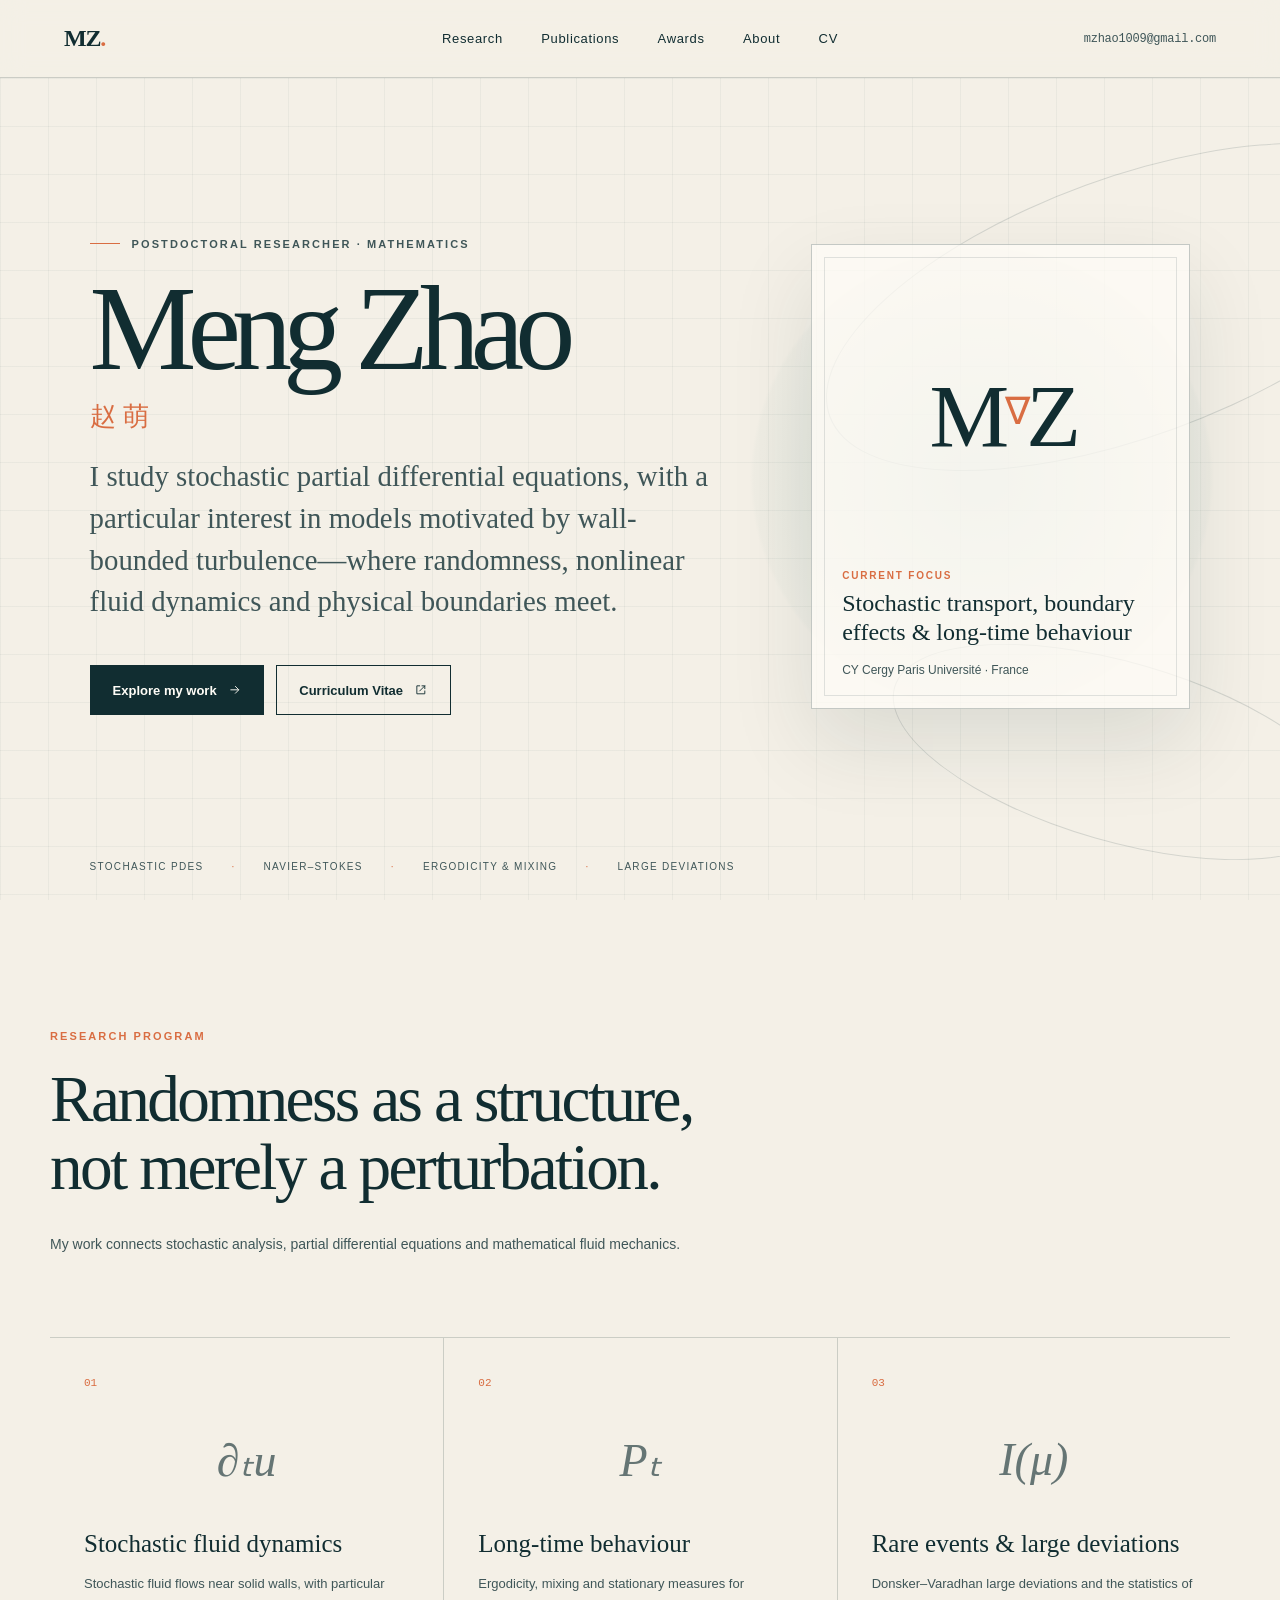
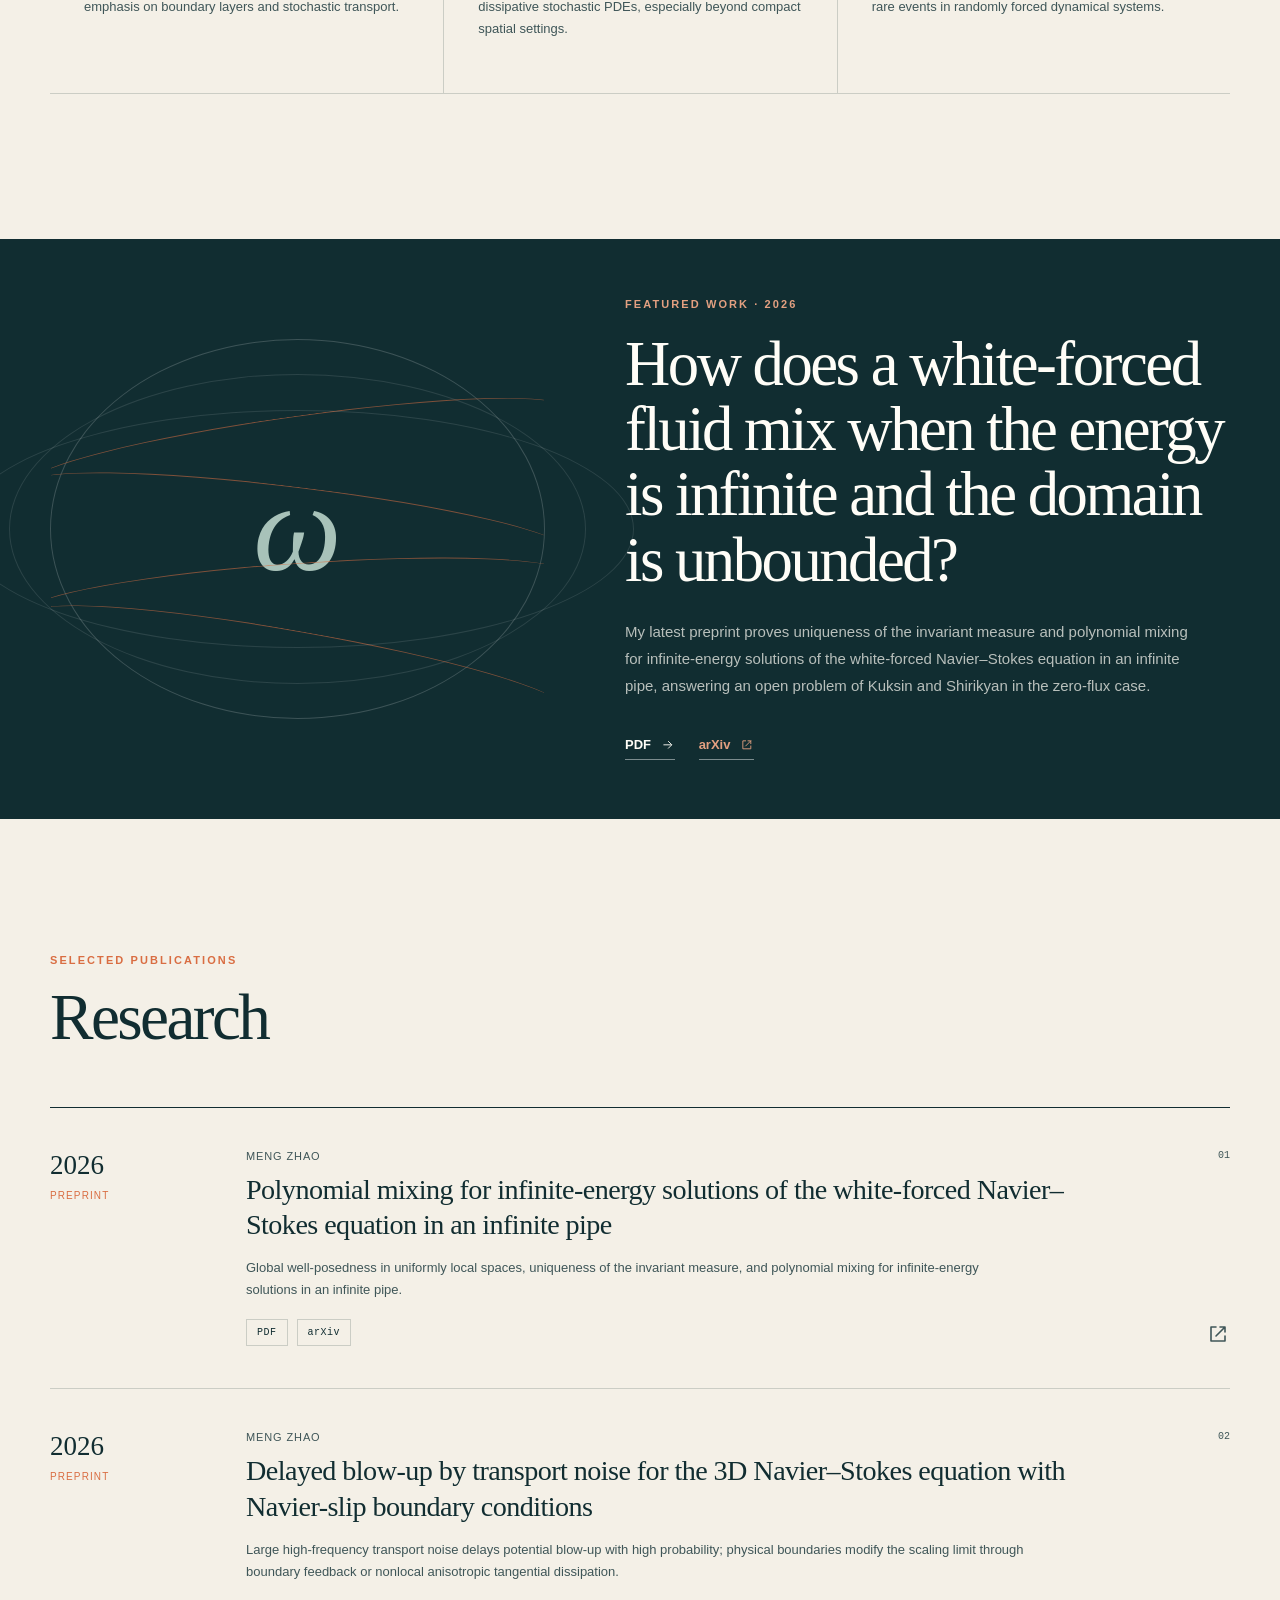
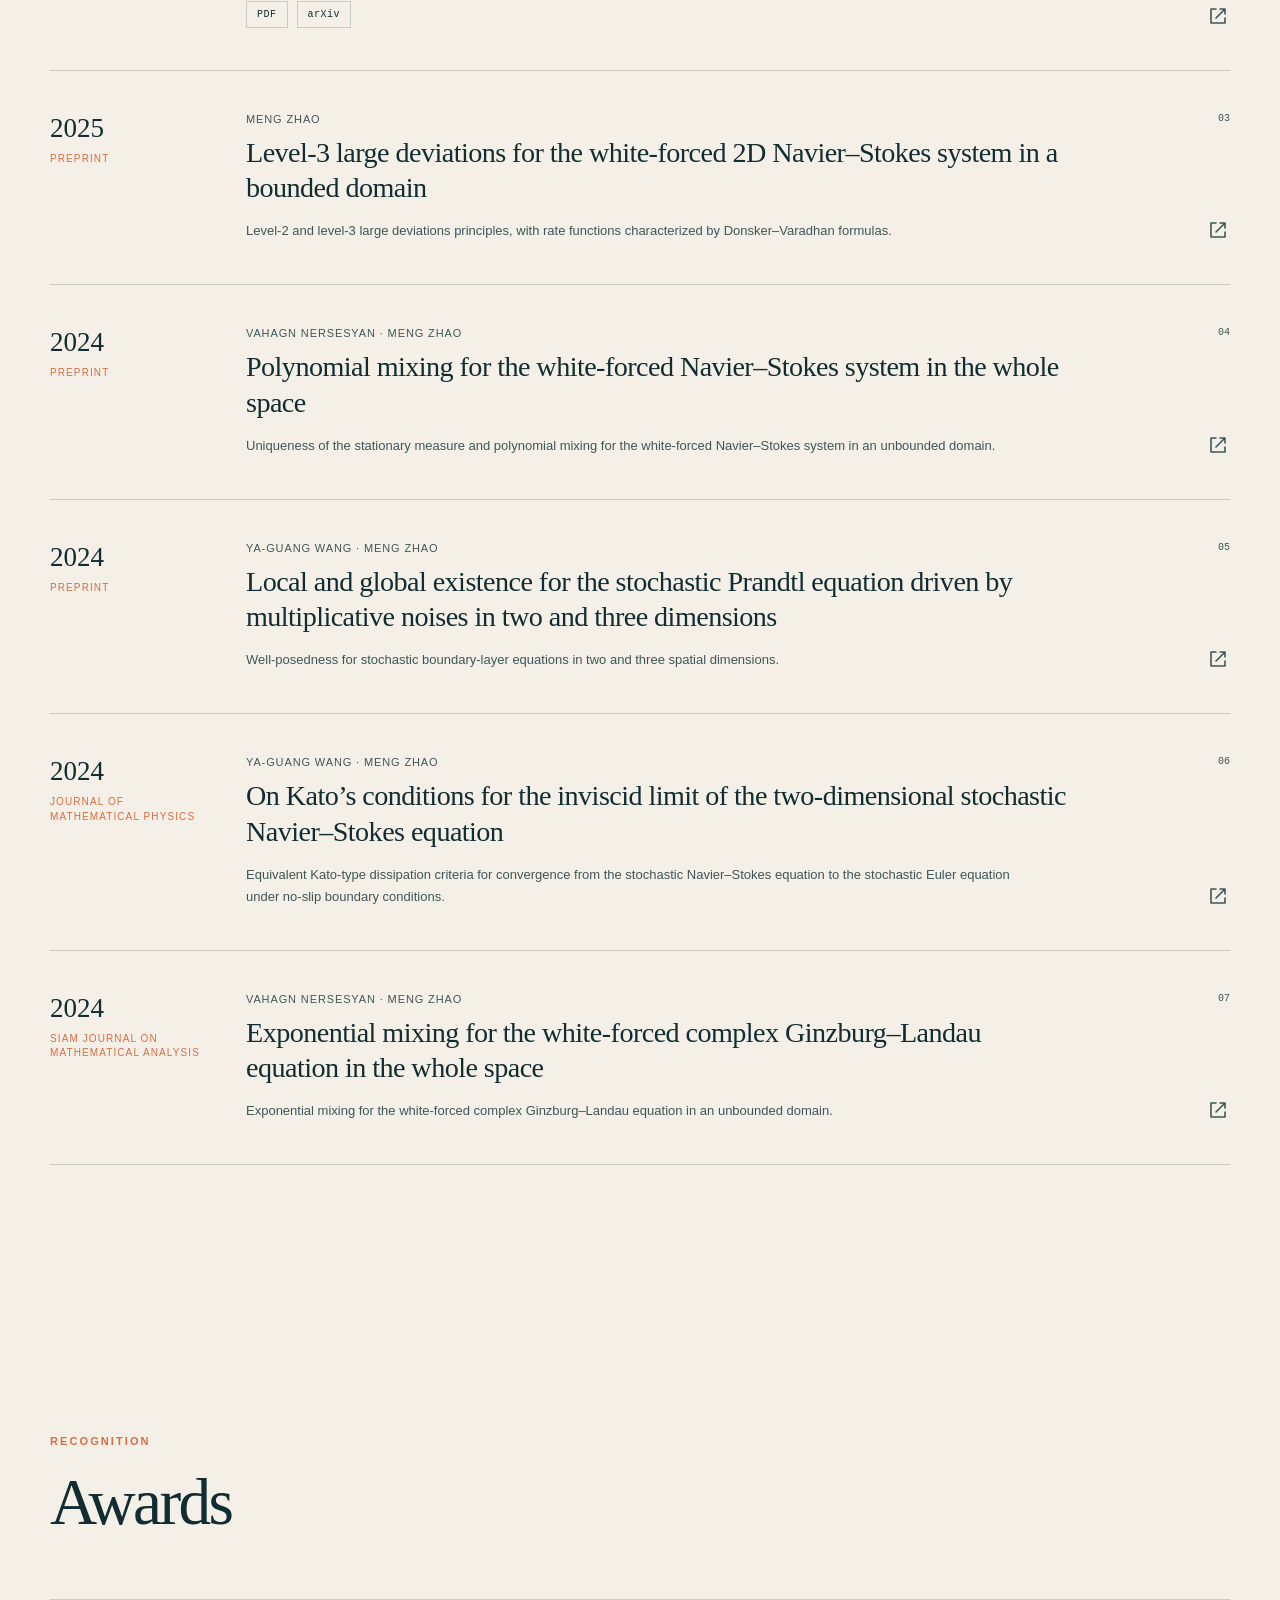
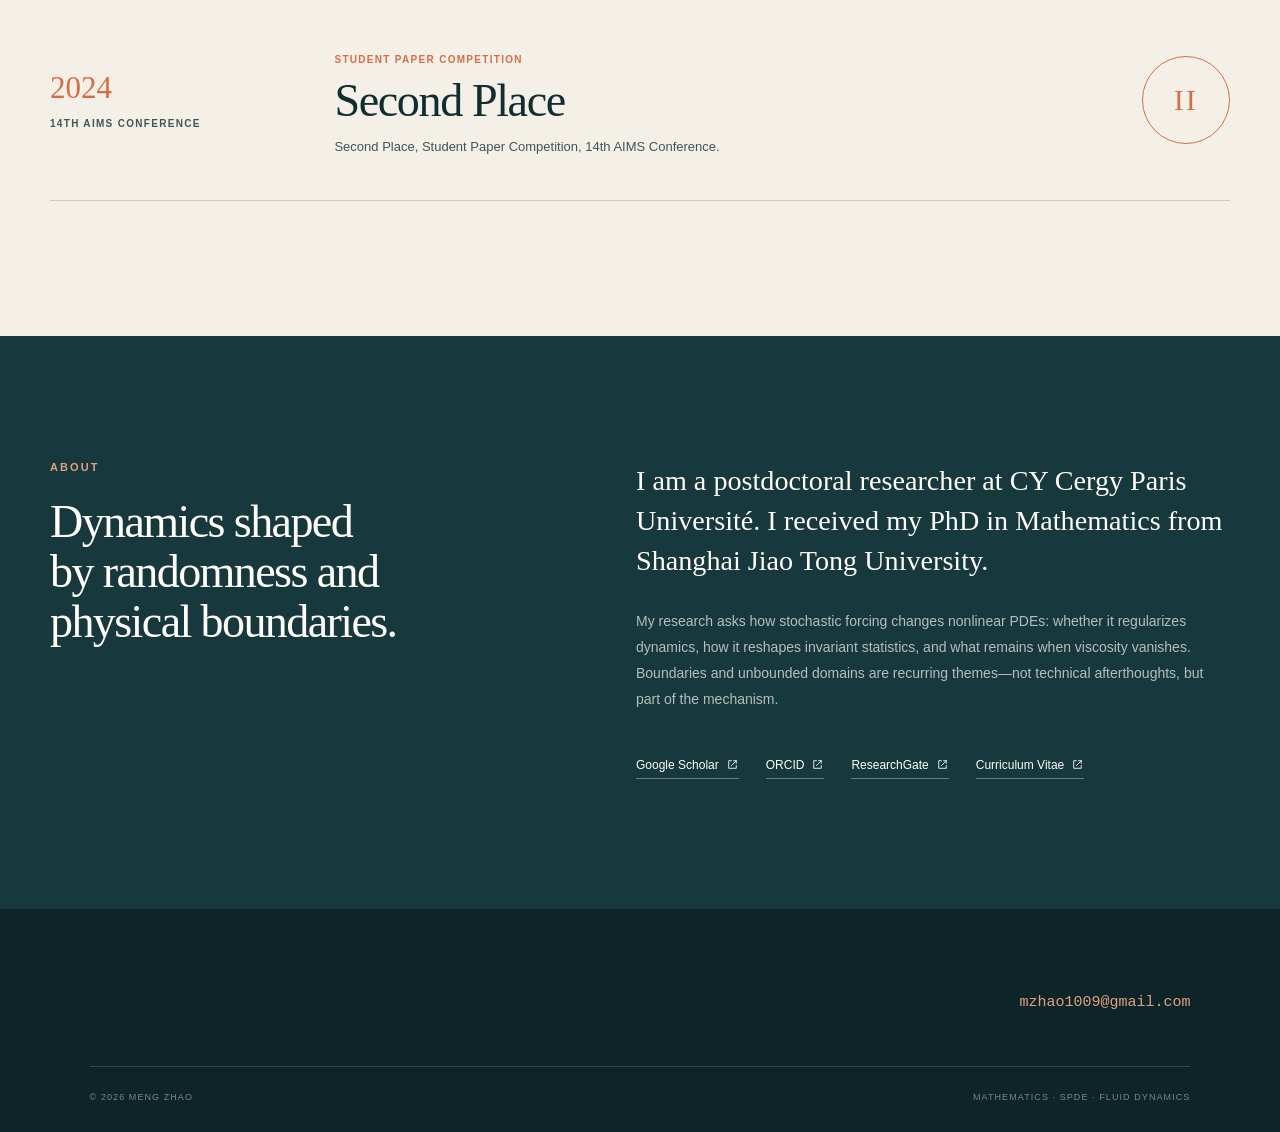
<file: index.html>
<!doctype html>
<html lang="en">
  <head>
    <meta charset="utf-8" />
    <meta name="viewport" content="width=device-width, initial-scale=1" />
    <title>Meng Zhao | Stochastic PDE &amp; Fluid Dynamics</title>
    <meta name="description" content="Academic website of Meng Zhao, mathematician working on stochastic PDEs, fluid dynamics, ergodicity, mixing and large deviations." />
    <meta name="author" content="Meng Zhao" />
    <meta name="robots" content="index, follow, max-image-preview:large, max-snippet:-1, max-video-preview:-1" />
    <meta name="googlebot" content="index, follow, max-image-preview:large, max-snippet:-1, max-video-preview:-1" />
    <meta name="bingbot" content="index, follow, max-image-preview:large, max-snippet:-1, max-video-preview:-1" />
    <meta name="theme-color" content="#f4f0e7" />
    <meta property="og:type" content="website" />
    <meta property="og:site_name" content="Meng Zhao — Mathematics" />
    <meta property="og:title" content="Meng Zhao | Stochastic PDE &amp; Fluid Dynamics" />
    <meta property="og:description" content="Research in stochastic PDEs, fluid dynamics, ergodicity, mixing and large deviations." />
    <meta property="og:url" content="https://mzhao1009.github.io/" />
    <meta name="twitter:card" content="summary" />
    <meta name="twitter:title" content="Meng Zhao | Stochastic PDE &amp; Fluid Dynamics" />
    <meta name="twitter:description" content="Research in stochastic PDEs, fluid dynamics, ergodicity, mixing and large deviations." />
    <link rel="canonical" href="https://mzhao1009.github.io/" />
    <link rel="sitemap" type="application/xml" href="/sitemap.xml" />
    <link rel="icon" href="/favicon.svg" type="image/svg+xml" />
    <link rel="stylesheet" href="/styles.css" />
    <script type="application/ld+json">
      {
        "@context": "https://schema.org",
        "@type": "ProfilePage",
        "@id": "https://mzhao1009.github.io/#profile",
        "url": "https://mzhao1009.github.io/",
        "name": "Meng Zhao | Stochastic PDE & Fluid Dynamics",
        "description": "Academic website of Meng Zhao, mathematician working on stochastic PDEs, fluid dynamics, ergodicity, mixing and large deviations.",
        "mainEntity": {
          "@type": "Person",
          "@id": "https://mzhao1009.github.io/#meng-zhao",
          "name": "Meng Zhao",
          "alternateName": "赵萌",
          "url": "https://mzhao1009.github.io/",
          "email": "mailto:mzhao1009@gmail.com",
          "jobTitle": "Postdoctoral Researcher in Mathematics",
          "affiliation": {
            "@type": "CollegeOrUniversity",
            "name": "CY Cergy Paris Université",
            "url": "https://www.cyu.fr/"
          },
          "alumniOf": {
            "@type": "CollegeOrUniversity",
            "name": "Shanghai Jiao Tong University",
            "url": "https://en.sjtu.edu.cn/"
          },
          "sameAs": [
            "https://scholar.google.com/citations?user=suz_QwIAAAAJ&hl=en",
            "https://orcid.org/0009-0003-1540-5916",
            "https://www.researchgate.net/profile/Meng-Zhao-73"
          ],
          "knowsAbout": [
            "Stochastic partial differential equations",
            "Navier–Stokes equations",
            "Stochastic fluid dynamics",
            "Ergodicity and mixing",
            "Large deviations",
            "Boundary layers"
          ]
        }
      }
    </script>
  </head>
  <body>
    <main>
      <header class="site-header">
        <a class="wordmark" href="#top" aria-label="Meng Zhao, home">MZ<span>.</span></a>
        <nav aria-label="Main navigation">
          <a href="#research">Research</a>
          <a href="#publications">Publications</a>
          <a href="#awards">Awards</a>
          <a href="#about">About</a>
          <a href="/cv/Meng_Zhao_CV.pdf" target="_blank" rel="noreferrer">CV</a>
        </nav>
        <span class="header-contact">mzhao1009@gmail.com</span>
      </header>

      <section class="hero" id="top">
        <div class="hero-orbit orbit-one"></div>
        <div class="hero-orbit orbit-two"></div>
        <div class="hero-copy">
          <p class="eyebrow"><span></span> Postdoctoral researcher · Mathematics</p>
          <h1>Meng Zhao<em>赵萌</em></h1>
          <p class="hero-intro">I study stochastic partial differential equations, with a particular interest in models motivated by wall-bounded turbulence—where randomness, nonlinear fluid dynamics and physical boundaries meet.</p>
          <div class="hero-actions">
            <a class="button button-primary" href="#publications">Explore my work
              <svg viewBox="0 0 24 24" aria-hidden="true"><path d="M5 12h13M13 6l6 6-6 6"></path></svg>
            </a>
            <a class="button button-quiet" href="/cv/Meng_Zhao_CV.pdf" target="_blank" rel="noreferrer">Curriculum Vitae
              <svg viewBox="0 0 24 24" aria-hidden="true"><path d="M14 5h5v5M10 14 19 5M19 14v5H5V5h5"></path></svg>
            </a>
          </div>
        </div>

        <aside class="hero-card" aria-label="Current research focus">
          <div class="monogram" aria-hidden="true"><span>M</span><i>∇</i><span>Z</span></div>
          <div class="hero-card-copy">
            <p>Current focus</p>
            <h2>Stochastic transport, boundary effects &amp; long-time behaviour</h2>
            <span>CY Cergy Paris Université · France</span>
          </div>
        </aside>

        <div class="hero-foot">
          <span>Stochastic PDEs</span><span>Navier–Stokes</span><span>Ergodicity &amp; mixing</span><span>Large deviations</span>
        </div>
      </section>

      <section class="research section-shell" id="research">
        <div class="section-heading">
          <div class="research-heading-main">
            <p class="section-kicker">Research program</p>
            <h2>Randomness as a structure,<br />not merely a perturbation.</h2>
          </div>
          <p class="research-heading-summary">My work connects stochastic analysis, partial differential equations and mathematical fluid mechanics.</p>
        </div>

        <div class="research-grid">
          <article class="research-card">
            <span class="card-index">01</span><div class="research-symbol" aria-hidden="true">∂ₜu</div>
            <h3>Stochastic fluid dynamics</h3>
            <p>Stochastic fluid flows near solid walls, with particular emphasis on boundary layers and stochastic transport.</p>
          </article>
          <article class="research-card">
            <span class="card-index">02</span><div class="research-symbol" aria-hidden="true">Pₜ</div>
            <h3>Long-time behaviour</h3>
            <p>Ergodicity, mixing and stationary measures for dissipative stochastic PDEs, especially beyond compact spatial settings.</p>
          </article>
          <article class="research-card">
            <span class="card-index">03</span><div class="research-symbol" aria-hidden="true">I(μ)</div>
            <h3>Rare events &amp; large deviations</h3>
            <p>Donsker–Varadhan large deviations and the statistics of rare events in randomly forced dynamical systems.</p>
          </article>
        </div>
      </section>

      <section class="featured">
        <div class="featured-inner section-shell">
          <div class="featured-mark" aria-hidden="true">
            <span>ω</span><div class="wave-lines"><i></i><i></i><i></i><i></i></div>
          </div>
          <div class="featured-copy">
            <p class="section-kicker light">Featured work · 2026</p>
            <h2>How does a white-forced fluid mix when the energy is infinite and the domain is unbounded?</h2>
            <p>My latest preprint proves uniqueness of the invariant measure and polynomial mixing for infinite-energy solutions of the white-forced Navier–Stokes equation in an infinite pipe, answering an open problem of Kuksin and Shirikyan in the zero-flux case.</p>
            <div class="featured-links">
              <a href="/papers/polynomial-mixing-infinite-energy-navier-stokes-infinite-pipe.pdf" target="_blank" rel="noreferrer">PDF
                <svg viewBox="0 0 24 24" aria-hidden="true"><path d="M5 12h13M13 6l6 6-6 6"></path></svg>
              </a>
              <a href="https://arxiv.org/abs/2610.15216" target="_blank" rel="noreferrer">arXiv
                <svg viewBox="0 0 24 24" aria-hidden="true"><path d="M14 5h5v5M10 14 19 5M19 14v5H5V5h5"></path></svg>
              </a>
            </div>
          </div>
        </div>
      </section>

      <section class="publications section-shell" id="publications">
        <div class="publications-heading"><div><p class="section-kicker">Selected publications</p><h2>Research</h2></div></div>
        <div class="publication-list">
          <article class="publication">
            <div class="publication-meta"><span>2026</span><p>Preprint</p></div>
            <div class="publication-body"><p class="authors">Meng Zhao</p><h3>Polynomial mixing for infinite-energy solutions of the white-forced Navier–Stokes equation in an infinite pipe</h3><p class="publication-description">Global well-posedness in uniformly local spaces, uniqueness of the invariant measure, and polynomial mixing for infinite-energy solutions in an infinite pipe.</p><div class="publication-actions"><a href="/papers/polynomial-mixing-infinite-energy-navier-stokes-infinite-pipe.pdf" target="_blank" rel="noreferrer">PDF</a><a href="https://arxiv.org/abs/2610.15216" target="_blank" rel="noreferrer">arXiv</a></div></div>
            <a class="publication-link" href="/papers/polynomial-mixing-infinite-energy-navier-stokes-infinite-pipe.pdf" target="_blank" rel="noreferrer" aria-label="Open Polynomial mixing for infinite-energy solutions of the white-forced Navier–Stokes equation in an infinite pipe"><span>01</span><svg viewBox="0 0 24 24" aria-hidden="true"><path d="M14 5h5v5M10 14 19 5M19 14v5H5V5h5"></path></svg></a>
          </article>
          <article class="publication">
            <div class="publication-meta"><span>2026</span><p>Preprint</p></div>
            <div class="publication-body"><p class="authors">Meng Zhao</p><h3>Delayed blow-up by transport noise for the 3D Navier–Stokes equation with Navier-slip boundary conditions</h3><p class="publication-description">Large high-frequency transport noise delays potential blow-up with high probability; physical boundaries modify the scaling limit through boundary feedback or nonlocal anisotropic tangential dissipation.</p><div class="publication-actions"><a href="/papers/delayed-blow-up-transport-noise-3d-navier-stokes.pdf" target="_blank" rel="noreferrer">PDF</a><a href="https://arxiv.org/abs/2606.19060" target="_blank" rel="noreferrer">arXiv</a></div></div>
            <a class="publication-link" href="/papers/delayed-blow-up-transport-noise-3d-navier-stokes.pdf" target="_blank" rel="noreferrer" aria-label="Open Delayed blow-up by transport noise for the 3D Navier–Stokes equation with Navier-slip boundary conditions"><span>02</span><svg viewBox="0 0 24 24" aria-hidden="true"><path d="M14 5h5v5M10 14 19 5M19 14v5H5V5h5"></path></svg></a>
          </article>
          <article class="publication">
            <div class="publication-meta"><span>2025</span><p>Preprint</p></div>
            <div class="publication-body"><p class="authors">Meng Zhao</p><h3>Level-3 large deviations for the white-forced 2D Navier–Stokes system in a bounded domain</h3><p class="publication-description">Level-2 and level-3 large deviations principles, with rate functions characterized by Donsker–Varadhan formulas.</p></div>
            <a class="publication-link" href="/papers/level-3-large-deviations-2d-navier-stokes.pdf" target="_blank" rel="noreferrer" aria-label="Open Level-3 large deviations for the white-forced 2D Navier–Stokes system in a bounded domain"><span>03</span><svg viewBox="0 0 24 24" aria-hidden="true"><path d="M14 5h5v5M10 14 19 5M19 14v5H5V5h5"></path></svg></a>
          </article>
          <article class="publication">
            <div class="publication-meta"><span>2024</span><p>Preprint</p></div>
            <div class="publication-body"><p class="authors">Vahagn Nersesyan · Meng Zhao</p><h3>Polynomial mixing for the white-forced Navier–Stokes system in the whole space</h3><p class="publication-description">Uniqueness of the stationary measure and polynomial mixing for the white-forced Navier–Stokes system in an unbounded domain.</p></div>
            <a class="publication-link" href="/papers/polynomial-mixing-white-forced-navier-stokes.pdf" target="_blank" rel="noreferrer" aria-label="Open Polynomial mixing for the white-forced Navier–Stokes system in the whole space"><span>04</span><svg viewBox="0 0 24 24" aria-hidden="true"><path d="M14 5h5v5M10 14 19 5M19 14v5H5V5h5"></path></svg></a>
          </article>
          <article class="publication">
            <div class="publication-meta"><span>2024</span><p>Preprint</p></div>
            <div class="publication-body"><p class="authors">Ya-Guang Wang · Meng Zhao</p><h3>Local and global existence for the stochastic Prandtl equation driven by multiplicative noises in two and three dimensions</h3><p class="publication-description">Well-posedness for stochastic boundary-layer equations in two and three spatial dimensions.</p></div>
            <a class="publication-link" href="/papers/stochastic-prandtl-existence.pdf" target="_blank" rel="noreferrer" aria-label="Open Local and global existence for the stochastic Prandtl equation driven by multiplicative noises in two and three dimensions"><span>05</span><svg viewBox="0 0 24 24" aria-hidden="true"><path d="M14 5h5v5M10 14 19 5M19 14v5H5V5h5"></path></svg></a>
          </article>
          <article class="publication">
            <div class="publication-meta"><span>2024</span><p>Journal of Mathematical Physics</p></div>
            <div class="publication-body"><p class="authors">Ya-Guang Wang · Meng Zhao</p><h3>On Kato’s conditions for the inviscid limit of the two-dimensional stochastic Navier–Stokes equation</h3><p class="publication-description">Equivalent Kato-type dissipation criteria for convergence from the stochastic Navier–Stokes equation to the stochastic Euler equation under no-slip boundary conditions.</p></div>
            <a class="publication-link" href="https://doi.org/10.1063/5.0175063" target="_blank" rel="noreferrer" aria-label="Open On Kato’s conditions for the inviscid limit of the two-dimensional stochastic Navier–Stokes equation"><span>06</span><svg viewBox="0 0 24 24" aria-hidden="true"><path d="M14 5h5v5M10 14 19 5M19 14v5H5V5h5"></path></svg></a>
          </article>
          <article class="publication">
            <div class="publication-meta"><span>2024</span><p>SIAM Journal on Mathematical Analysis</p></div>
            <div class="publication-body"><p class="authors">Vahagn Nersesyan · Meng Zhao</p><h3>Exponential mixing for the white-forced complex Ginzburg–Landau equation in the whole space</h3><p class="publication-description">Exponential mixing for the white-forced complex Ginzburg–Landau equation in an unbounded domain.</p></div>
            <a class="publication-link" href="https://doi.org/10.1137/23M1597150" target="_blank" rel="noreferrer" aria-label="Open Exponential mixing for the white-forced complex Ginzburg–Landau equation in the whole space"><span>07</span><svg viewBox="0 0 24 24" aria-hidden="true"><path d="M14 5h5v5M10 14 19 5M19 14v5H5V5h5"></path></svg></a>
          </article>
        </div>
      </section>

      <section class="awards section-shell" id="awards">
        <div class="awards-heading">
          <p class="section-kicker">Recognition</p>
          <h2>Awards</h2>
        </div>
        <article class="award-card">
          <div class="award-year"><span>2024</span><p>14th AIMS Conference</p></div>
          <div class="award-body">
            <p class="award-label">Student Paper Competition</p>
            <h3>Second Place</h3>
            <p>Second Place, Student Paper Competition, 14th AIMS Conference.</p>
          </div>
          <div class="award-mark" aria-hidden="true">II</div>
        </article>
      </section>

      <section class="about" id="about">
        <div class="about-inner section-shell">
          <div class="about-title"><p class="section-kicker light">About</p><h2>Dynamics shaped<br />by randomness and<br />physical boundaries.</h2></div>
          <div class="about-copy">
            <p class="about-lead">I am a postdoctoral researcher at CY Cergy Paris Université. I received my PhD in Mathematics from Shanghai Jiao Tong University.</p>
            <p>My research asks how stochastic forcing changes nonlinear PDEs: whether it regularizes dynamics, how it reshapes invariant statistics, and what remains when viscosity vanishes. Boundaries and unbounded domains are recurring themes—not technical afterthoughts, but part of the mechanism.</p>
            <div class="profile-links">
              <a href="https://scholar.google.com/citations?user=suz_QwIAAAAJ&amp;hl=en" target="_blank" rel="noreferrer">Google Scholar <svg viewBox="0 0 24 24" aria-hidden="true"><path d="M14 5h5v5M10 14 19 5M19 14v5H5V5h5"></path></svg></a>
              <a href="https://orcid.org/0009-0003-1540-5916" target="_blank" rel="noreferrer">ORCID <svg viewBox="0 0 24 24" aria-hidden="true"><path d="M14 5h5v5M10 14 19 5M19 14v5H5V5h5"></path></svg></a>
              <a href="https://www.researchgate.net/profile/Meng-Zhao-73" target="_blank" rel="noreferrer">ResearchGate <svg viewBox="0 0 24 24" aria-hidden="true"><path d="M14 5h5v5M10 14 19 5M19 14v5H5V5h5"></path></svg></a>
              <a href="/cv/Meng_Zhao_CV.pdf" target="_blank" rel="noreferrer">Curriculum Vitae <svg viewBox="0 0 24 24" aria-hidden="true"><path d="M14 5h5v5M10 14 19 5M19 14v5H5V5h5"></path></svg></a>
            </div>
          </div>
        </div>
      </section>

      <footer>
        <div class="footer-contact"><a class="footer-email" href="mailto:mzhao1009@gmail.com">mzhao1009@gmail.com</a></div>
        <div class="footer-bottom"><span>© 2026 Meng Zhao</span><span>Mathematics · SPDE · Fluid dynamics</span></div>
      </footer>
    </main>
  </body>
</html>
</file>
<file: styles.css>
:root {
  --font-geist-sans: "Helvetica Neue", Arial, sans-serif;
  --font-geist-mono: "SFMono-Regular", Consolas, "Liberation Mono", monospace;
  --ink: #112d31;
  --ink-soft: #3f5658;
  --paper: #f4f0e7;
  --paper-deep: #e9e2d4;
  --line: rgba(17, 45, 49, 0.18);
  --accent: #d96d42;
  --mint: #a8c2b9;
  --white: #fffdf7;
}

* { box-sizing: border-box; }

html { scroll-behavior: smooth; }

body {
  margin: 0;
  background: var(--paper);
  color: var(--ink);
  font-family: var(--font-geist-sans), Arial, sans-serif;
  -webkit-font-smoothing: antialiased;
}

a { color: inherit; text-decoration: none; }

svg {
  width: 1.05em;
  fill: none;
  stroke: currentColor;
  stroke-width: 1.6;
  stroke-linecap: round;
  stroke-linejoin: round;
}

.site-header {
  height: 78px;
  display: grid;
  grid-template-columns: 1fr auto 1fr;
  align-items: center;
  gap: 32px;
  padding: 0 clamp(24px, 5vw, 78px);
  border-bottom: 1px solid var(--line);
  background: color-mix(in srgb, var(--paper) 92%, transparent);
  backdrop-filter: blur(12px);
  position: sticky;
  top: 0;
  z-index: 20;
}

.wordmark {
  font-family: Georgia, "Times New Roman", serif;
  font-size: 24px;
  font-weight: 700;
  letter-spacing: -0.05em;
  width: fit-content;
}

.wordmark span { color: var(--accent); }

nav { display: flex; gap: clamp(22px, 3vw, 44px); }

nav a {
  font-size: 13px;
  letter-spacing: 0.05em;
  position: relative;
}

nav a::after {
  content: "";
  position: absolute;
  left: 0;
  right: 100%;
  bottom: -8px;
  height: 1px;
  background: var(--accent);
  transition: right .25s ease;
}

nav a:hover::after { right: 0; }

.header-contact {
  justify-self: end;
  font-family: var(--font-geist-mono), monospace;
  font-size: 12px;
  letter-spacing: -.02em;
  color: var(--ink-soft);
  user-select: all;
}

.button svg, .featured-copy a svg {
  transition: transform .2s ease;
}

.button:hover svg, .featured-copy a:hover svg {
  transform: translateX(4px);
}

.hero {
  min-height: calc(100vh - 78px);
  position: relative;
  overflow: hidden;
  display: grid;
  grid-template-columns: minmax(0, 1.25fr) minmax(330px, .75fr);
  align-items: center;
  gap: clamp(42px, 7vw, 120px);
  padding: 90px clamp(24px, 7vw, 110px) 115px;
  background-image:
    linear-gradient(rgba(17,45,49,.045) 1px, transparent 1px),
    linear-gradient(90deg, rgba(17,45,49,.045) 1px, transparent 1px);
  background-size: 48px 48px;
}

.hero::before {
  content: "";
  position: absolute;
  width: 520px;
  height: 520px;
  border-radius: 50%;
  right: 3vw;
  top: 50%;
  transform: translateY(-52%);
  background: radial-gradient(circle, rgba(168,194,185,.42), rgba(168,194,185,.06) 62%, transparent 63%);
}

.hero-orbit {
  position: absolute;
  border: 1px solid rgba(17,45,49,.14);
  border-radius: 50%;
  pointer-events: none;
}

.orbit-one { width: 640px; height: 260px; right: -170px; top: 12%; transform: rotate(-20deg); }
.orbit-two { width: 470px; height: 180px; right: -75px; bottom: 7%; transform: rotate(16deg); }

.hero-copy { position: relative; z-index: 2; max-width: 820px; }

.eyebrow, .section-kicker {
  margin: 0;
  text-transform: uppercase;
  letter-spacing: .19em;
  font-size: 11px;
  font-weight: 700;
}

.eyebrow { display: flex; align-items: center; gap: 12px; color: var(--ink-soft); }
.eyebrow span { width: 30px; height: 1px; background: var(--accent); }

.hero h1 {
  margin: 30px 0 24px;
  font-family: Georgia, "Times New Roman", serif;
  font-size: clamp(67px, 9.4vw, 146px);
  line-height: .82;
  letter-spacing: -.075em;
  font-weight: 400;
}

.hero h1 em {
  display: block;
  margin-top: 28px;
  font-family: var(--font-geist-sans), Arial, sans-serif;
  font-size: clamp(22px, 2vw, 30px);
  letter-spacing: .3em;
  font-style: normal;
  font-weight: 400;
  color: var(--accent);
}

.hero-intro {
  max-width: 620px;
  font-family: Georgia, "Times New Roman", serif;
  font-size: clamp(20px, 2.25vw, 30px);
  line-height: 1.45;
  color: var(--ink-soft);
}

.hero-actions { display: flex; flex-wrap: wrap; gap: 12px; margin-top: 42px; }

.button {
  min-height: 50px;
  padding: 0 22px;
  display: inline-flex;
  align-items: center;
  gap: 11px;
  font-size: 13px;
  font-weight: 650;
  border: 1px solid var(--ink);
  transition: background .2s ease, color .2s ease, transform .2s ease;
}

.button:hover { transform: translateY(-2px); }
.button-primary { background: var(--ink); color: var(--white); }
.button-primary:hover { background: var(--accent); border-color: var(--accent); }
.button-quiet:hover { background: var(--white); }

.hero-card {
  position: relative;
  z-index: 2;
  min-height: 465px;
  padding: 30px;
  display: flex;
  flex-direction: column;
  justify-content: space-between;
  border: 1px solid rgba(17,45,49,.24);
  background: rgba(255,253,247,.74);
  box-shadow: 0 34px 80px rgba(17,45,49,.11);
}

.hero-card::before {
  content: "";
  position: absolute;
  inset: 12px;
  border: 1px solid rgba(17,45,49,.12);
  pointer-events: none;
}

.monogram {
  min-height: 280px;
  display: flex;
  justify-content: center;
  align-items: center;
  gap: 5px;
  font-family: Georgia, "Times New Roman", serif;
  font-size: clamp(62px, 7vw, 104px);
  letter-spacing: -.1em;
}

.monogram i { color: var(--accent); font-size: .42em; font-style: normal; transform: translateY(-4px); }

.hero-card-copy { position: relative; }
.hero-card-copy > p { margin: 0 0 8px; font-size: 10px; text-transform: uppercase; letter-spacing: .18em; color: var(--accent); font-weight: 700; }
.hero-card-copy h2 { margin: 0 0 13px; font-family: Georgia, "Times New Roman", serif; font-size: 24px; line-height: 1.2; font-weight: 400; }
.hero-card-copy span { font-size: 12px; color: var(--ink-soft); }

.hero-foot {
  position: absolute;
  left: clamp(24px, 7vw, 110px);
  bottom: 28px;
  display: flex;
  gap: 28px;
  font-size: 10px;
  text-transform: uppercase;
  letter-spacing: .13em;
  color: var(--ink-soft);
}

.hero-foot span:not(:last-child)::after { content: "·"; margin-left: 28px; color: var(--accent); }

.section-shell { max-width: 1240px; margin: 0 auto; padding-left: 30px; padding-right: 30px; }

.research { padding-top: 130px; padding-bottom: 145px; }

.section-heading {
  max-width: 1060px;
}

.section-kicker { color: var(--accent); }
.section-kicker.light { color: #e3a081; }

.research-heading-main .section-kicker {
  margin: 0 0 24px;
}

.research-heading-main h2 {
  max-width: 940px;
  font-size: clamp(46px, 4.6vw, 64px);
  line-height: 1.06;
}

.section-heading h2, .publications-heading h2, .awards-heading h2, .about-title h2 {
  font-family: Georgia, "Times New Roman", serif;
  font-size: clamp(40px, 5.1vw, 70px);
  letter-spacing: -.04em;
  line-height: 1.04;
  font-weight: 400;
  margin: 0;
}

.about-title h2 {
  max-width: 560px;
  font-size: clamp(36px, 3.6vw, 54px);
  line-height: 1.08;
  letter-spacing: -.035em;
}

.section-heading > p:last-child, .publications-heading > p {
  font-size: 14px;
  line-height: 1.8;
  color: var(--ink-soft);
  margin: 30px 0 0;
}

.research-grid {
  margin-top: 80px;
  display: grid;
  grid-template-columns: repeat(3, 1fr);
  border-top: 1px solid var(--line);
  border-bottom: 1px solid var(--line);
}

.research-card {
  position: relative;
  padding: 34px 34px 44px;
  min-height: 355px;
  transition: background .25s ease, transform .25s ease;
}

.research-card + .research-card { border-left: 1px solid var(--line); }
.research-card:hover { background: var(--white); transform: translateY(-5px); }
.card-index { font-family: var(--font-geist-mono), monospace; font-size: 11px; color: var(--accent); }

.research-symbol {
  height: 140px;
  display: flex;
  align-items: center;
  justify-content: center;
  font-family: Georgia, "Times New Roman", serif;
  font-style: italic;
  font-size: 46px;
  color: rgba(17,45,49,.63);
}

.research-card h3 { margin: 0 0 15px; font-family: Georgia, "Times New Roman", serif; font-size: 25px; font-weight: 400; }
.research-card p { margin: 0; color: var(--ink-soft); font-size: 13px; line-height: 1.75; }

.featured { background: var(--ink); color: var(--white); overflow: hidden; }
.featured-inner { min-height: 580px; display: grid; grid-template-columns: .9fr 1.1fr; gap: 80px; align-items: center; }

.featured-mark {
  position: relative;
  display: grid;
  place-items: center;
  height: 380px;
  border: 1px solid rgba(255,255,255,.18);
  border-radius: 50%;
}

.featured-mark::before, .featured-mark::after {
  content: "";
  position: absolute;
  border: 1px solid rgba(255,255,255,.11);
  border-radius: 50%;
}

.featured-mark::before { inset: 34px -42px; }
.featured-mark::after { inset: 70px -90px; }
.featured-mark > span { font-family: Georgia, serif; font-size: 125px; font-style: italic; color: var(--mint); }

.wave-lines { position: absolute; inset: 0; overflow: hidden; }
.wave-lines i { position: absolute; width: 110%; height: 60px; left: -5%; border-top: 1px solid rgba(217,109,66,.55); border-radius: 50%; transform: rotate(-8deg); }
.wave-lines i:nth-child(1) { top: 20%; }
.wave-lines i:nth-child(2) { top: 39%; transform: rotate(7deg); }
.wave-lines i:nth-child(3) { top: 59%; transform: rotate(-4deg); }
.wave-lines i:nth-child(4) { top: 77%; transform: rotate(10deg); }

.featured-copy h2 { margin: 22px 0 25px; max-width: 680px; font-family: Georgia, serif; font-size: clamp(40px, 4.9vw, 67px); line-height: 1.04; letter-spacing: -.04em; font-weight: 400; }
.featured-copy > p:not(.section-kicker) { max-width: 580px; margin: 0; color: rgba(255,253,247,.7); line-height: 1.8; font-size: 15px; }
.featured-links { display: flex; flex-wrap: wrap; gap: 24px; }
.featured-copy a { display: inline-flex; gap: 10px; align-items: center; margin-top: 38px; padding-bottom: 7px; border-bottom: 1px solid rgba(255,255,255,.45); font-size: 13px; font-weight: 650; }
.featured-links a:last-child { color: #e3a081; }

.publications { padding-top: 135px; padding-bottom: 145px; }
.publications-heading { display: grid; grid-template-columns: 1.9fr 1fr; gap: 80px; align-items: end; padding-bottom: 55px; }
.publications-heading .section-kicker { margin-bottom: 18px; }
.publications-heading > p { max-width: 400px; }

.publication-list { border-top: 1px solid var(--ink); }
.publication {
  display: grid;
  grid-template-columns: 160px 1fr 72px;
  gap: 36px;
  padding: 42px 0;
  border-bottom: 1px solid var(--line);
  transition: padding .25s ease, background .25s ease;
}

.publication:hover { padding-left: 18px; padding-right: 18px; background: rgba(255,253,247,.64); }
.publication-meta > span { font-family: Georgia, serif; font-size: 27px; }
.publication-meta p { margin: 8px 0 0; font-size: 10px; line-height: 1.45; text-transform: uppercase; letter-spacing: .11em; color: var(--accent); }
.authors { margin: 0 0 10px; color: var(--ink-soft); font-size: 11px; text-transform: uppercase; letter-spacing: .08em; }
.publication-body h3 { margin: 0; max-width: 830px; font-family: Georgia, serif; font-size: clamp(22px, 2.2vw, 31px); line-height: 1.25; letter-spacing: -.02em; font-weight: 400; }
.publication-description { max-width: 780px; margin: 15px 0 0; color: var(--ink-soft); font-size: 13px; line-height: 1.7; }
.publication-actions { display: flex; flex-wrap: wrap; gap: 9px; margin-top: 18px; }
.publication-actions a { padding: 7px 10px; border: 1px solid var(--line); font-family: var(--font-geist-mono), monospace; font-size: 10px; letter-spacing: .05em; transition: color .2s ease, border-color .2s ease, background .2s ease; }
.publication-actions a:hover { color: var(--accent); border-color: var(--accent); background: var(--white); }
.publication-link { display: flex; flex-direction: column; align-items: flex-end; justify-content: space-between; color: var(--ink-soft); }
.publication-link span { font-family: var(--font-geist-mono), monospace; font-size: 10px; }
.publication-link svg { width: 24px; transition: transform .2s ease, color .2s ease; }
.publication-link:hover svg { transform: translate(3px,-3px); color: var(--accent); }

.awards {
  padding-top: 125px;
  padding-bottom: 135px;
}

.awards-heading .section-kicker { margin-bottom: 22px; }

.award-card {
  margin-top: 62px;
  padding: 42px 0;
  display: grid;
  grid-template-columns: minmax(150px, .55fr) minmax(0, 1.8fr) 110px;
  gap: clamp(28px, 5vw, 72px);
  align-items: center;
  border-top: 1px solid var(--line);
  border-bottom: 1px solid var(--line);
}

.award-year span {
  font-family: Georgia, "Times New Roman", serif;
  font-size: 31px;
  color: var(--accent);
}

.award-year p, .award-label {
  margin: 10px 0 0;
  font-size: 10px;
  font-weight: 700;
  line-height: 1.5;
  letter-spacing: .13em;
  text-transform: uppercase;
}

.award-year p { color: var(--ink-soft); }
.award-label { color: var(--accent); }

.award-body h3 {
  margin: 9px 0 10px;
  font-family: Georgia, "Times New Roman", serif;
  font-size: clamp(31px, 3.6vw, 48px);
  font-weight: 400;
  line-height: 1.08;
  letter-spacing: -.03em;
}

.award-body > p:last-child {
  margin: 0;
  color: var(--ink-soft);
  font-size: 13px;
  line-height: 1.7;
}

.award-mark {
  width: 88px;
  height: 88px;
  display: grid;
  place-items: center;
  justify-self: end;
  border: 1px solid var(--accent);
  border-radius: 50%;
  color: var(--accent);
  font-family: Georgia, "Times New Roman", serif;
  font-size: 29px;
  letter-spacing: .08em;
}

.about { background: #17393d; color: var(--white); }
.about-inner { padding-top: 125px; padding-bottom: 130px; display: grid; grid-template-columns: .9fr 1.1fr; gap: 100px; }
.about-title .section-kicker { margin-bottom: 24px; }
.about-lead { font-family: Georgia, serif; font-size: clamp(22px, 2.2vw, 31px); line-height: 1.42; margin: 0 0 28px; }
.about-copy > p:not(.about-lead) { margin: 0; max-width: 650px; color: rgba(255,253,247,.68); font-size: 14px; line-height: 1.85; }
.profile-links { display: flex; flex-wrap: wrap; gap: 27px; margin-top: 45px; }
.profile-links a { display: flex; gap: 7px; align-items: center; padding-bottom: 6px; border-bottom: 1px solid rgba(255,255,255,.35); font-size: 12px; }
.profile-links a:hover { color: #e3a081; }
.profile-links svg { width: 13px; }

footer { background: #0d2528; color: var(--white); padding: 85px clamp(24px, 7vw, 110px) 30px; }
.footer-contact { display: flex; justify-content: flex-end; padding-bottom: 55px; }
.footer-email { color: #e3a081; font-family: var(--font-geist-mono), monospace; font-size: 15px; user-select: all; }
.footer-bottom { padding-top: 25px; border-top: 1px solid rgba(255,255,255,.16); display: flex; justify-content: space-between; color: rgba(255,255,255,.45); font-size: 9px; text-transform: uppercase; letter-spacing: .12em; }

@media (max-width: 900px) {
  .site-header { grid-template-columns: 1fr auto; }
  nav { display: none; }
  .hero { grid-template-columns: 1fr; padding-top: 75px; }
  .hero-card { max-width: 520px; width: 100%; min-height: 390px; }
  .monogram { min-height: 220px; }
  .hero-foot { display: none; }
  .section-heading > p:last-child { max-width: 530px; }
  .featured-inner { grid-template-columns: 1fr; padding-top: 90px; padding-bottom: 100px; }
  .featured-mark { max-width: 520px; width: 100%; }
  .publications-heading { grid-template-columns: 1fr; gap: 20px; }
  .publication { grid-template-columns: 110px 1fr 45px; gap: 22px; }
  .award-card { grid-template-columns: 125px 1fr 90px; gap: 28px; }
  .award-mark { width: 76px; height: 76px; }
  .about-inner { grid-template-columns: 1fr; gap: 60px; }
}

@media (max-width: 650px) {
  .site-header { height: 66px; padding: 0 20px; }
  .header-contact { font-size: 12px; }
  .hero { min-height: auto; padding: 70px 20px 80px; }
  .hero h1 { font-size: 64px; }
  .hero h1 em { margin-top: 22px; }
  .hero-intro { font-size: 21px; }
  .hero-card { min-height: 340px; padding: 24px; }
  .monogram { min-height: 185px; font-size: 72px; }
  .section-shell { padding-left: 20px; padding-right: 20px; }
  .research, .publications, .awards { padding-top: 85px; padding-bottom: 90px; }
  .research-heading-main .section-kicker { margin-bottom: 18px; }
  .research-heading-main h2 { font-size: clamp(38px, 11vw, 50px); line-height: 1.08; }
  .research-grid { grid-template-columns: 1fr; margin-top: 50px; }
  .research-card { min-height: 280px; }
  .research-card + .research-card { border-left: 0; border-top: 1px solid var(--line); }
  .research-symbol { height: 100px; }
  .featured-inner { gap: 55px; }
  .featured-mark { height: 280px; }
  .featured-mark > span { font-size: 90px; }
  .publication { grid-template-columns: 1fr 36px; padding: 32px 0; }
  .publication-meta { grid-column: 1 / -1; display: flex; justify-content: space-between; align-items: center; }
  .publication-meta p { margin: 0; text-align: right; max-width: 180px; }
  .publication-link { grid-column: 2; grid-row: 2; }
  .publication-link span { display: none; }
  .award-card { grid-template-columns: 1fr; gap: 24px; margin-top: 46px; }
  .award-mark { justify-self: start; width: 66px; height: 66px; font-size: 24px; }
  .about-inner { padding-top: 85px; padding-bottom: 90px; }
  footer { padding: 70px 20px 25px; }
  .footer-contact { justify-content: flex-start; padding-bottom: 55px; }
  .footer-bottom { gap: 18px; flex-direction: column; }
}

@media (prefers-reduced-motion: reduce) {
  html { scroll-behavior: auto; }
  *, *::before, *::after { transition-duration: .01ms !important; }
}
</file>
